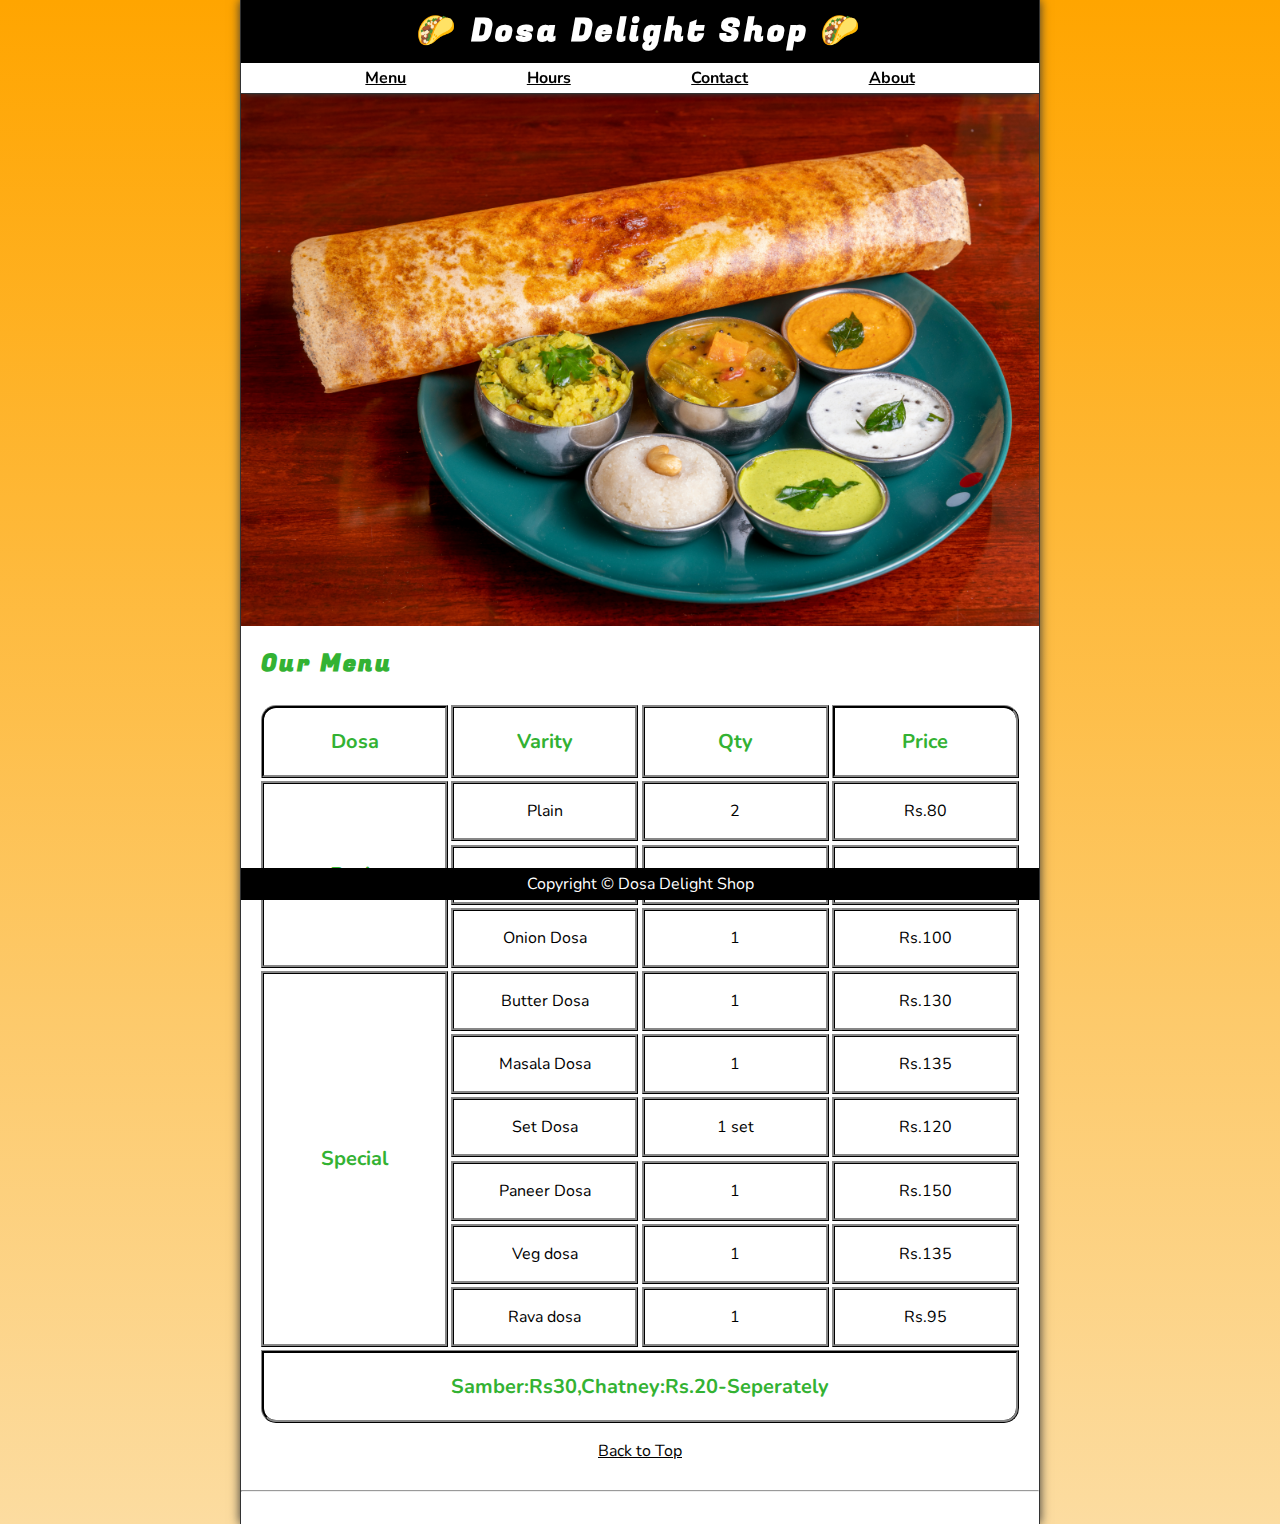
<file: Final project/index.html>
<!DOCTYPE html>
<html lang="en">

<head>
    <meta charset="UTF-8">
    <meta name="viewport" content="width=device-width, initial-scale=1.0">

    <meta name="author" content="Banupriya">
    <meta name="Description" content="The official website for The 
    Dosa Delight Shop">
    <title>The Dosa Delight shop</title>
    <link rel="icon" href="favicon.ion/ddicon.png" type="image/x-icon">
    <link rel="stylesheet" href="style.css" type="text/css">
    <script src="js/main.js" defer></script>
</head>

<body>
    <header class="header">
        <h1 class="header__h1"> Dosa Delight Shop</h1>
        <nav class="header__nav">
            <ul class="header__ul">
                <li>
                    <a href="#menu">Menu</a>
                </li>
                <li>
                    <a href="hours.html"> Hours</a>
                </li>
                <li>
                    <a href="Contact.html">Contact </a> 
                </li>
                <li>
                    <a href="about.html">About </a>
                </li>
            </ul>
        </nav>
    </header>
    <section class="hero">
        <h2 class="hero__h2">Vanakkam!</h2>
        <figure>
            <img src="img/dosa treat.png" alt="Dosa & Curry" title="We love Dosa!" width="1000" height="667">
            <figcaption class="offscreen">
                 Dosa Delight shop
            </figcaption>
        </figure>
    </section>

    <main class="main">
            <article id="menu" class="main__article menu">
            <h2 class="menu__h2">Our Menu</h2>
            <table class="menu__container">
                <caption class="offscreen">Dosa Menu</caption>
                    <thead>
                        <tr>
                            <th class="menu__header" scope="col">Dosa</th>
                            <th class="menu__header" scope="col">Varity</th>
                            <th class="menu__header" scope="col">Qty</th>
                            <th class="menu__header" scope="col">Price</th>
                        </tr>
                    </thead>
                    <tbody>
                        <tr>
                            <th class = "menu__item menu__ba"  scope="row" rowspan="3">Basic</th>
                            <td class="menu__item">Plain</td>
                            <td class="menu__item">2</td>
                            <td class="menu__item">Rs.80</td>
                        </tr>
                        <tr>
                            <td class="menu__item">Ghee Roast</td>
                            <td class="menu__item">1</td>
                            <td class="menu__item">Rs.150</td>
                        </tr>
                        <tr>
                            <td class="menu__item">Onion Dosa</td>
                            <td class="menu__item">1</td>
                            <td class="menu__item">Rs.100</td>
                        </tr>
                        <tr>
                            <th  class="menu__item menu__sl" scope="row" rowspan="6">Special</th>
                            <td class="menu__item">Butter Dosa</td>
                            <td class="menu__item">1</td>
                            <td class="menu__item">Rs.130</td>
                        </tr>
                        <tr>
                            <td class="menu__item">Masala Dosa</td>
                            <td class="menu__item">1</td>
                            <td class="menu__item">Rs.135</td>
                        </tr>
                        <tr>
                            <td class="menu__item">Set Dosa</td>
                            <td class="menu__item">1 set</td>
                            <td class="menu__item">Rs.120</td>
                        </tr>
                        <tr>
                            <td class="menu__item">Paneer Dosa</td>
                            <td class="menu__item">1</td>
                            <td class="menu__item">Rs.150</td>
                        </tr>
                        <tr>
                            <td class="menu__item">Veg dosa</td>
                            <td class="menu__item">1</td>
                            <td class="menu__item">Rs.135</td>
                        </tr>
                        <tr>
                            <td class="menu__item">Rava dosa</td>
                            <td class="menu__item">1</td>
                            <td class="menu__item">Rs.95</td>
                        </tr>
                    </tbody> 
                    <tfoot>
                        <tr>
                            <td class="menu__item  menu__sc" colspan="5">
                                Samber:Rs30,Chatney:Rs.20-Seperately</td>
                        </tr>
                    </tfoot>
                </table>
                
                <p class="center">
                    <a href="#">Back to Top</a>
                </p>
            </article>
    </main>    
    <hr>
    <footer class="footer">
        <p>
            <span class="nowrap">Copyright &copy; <time id="year"></time> </span>
            <span class="nowrap">Dosa Delight Shop</span>
        </p>
    </footer>    
</body>

</html>
</file>
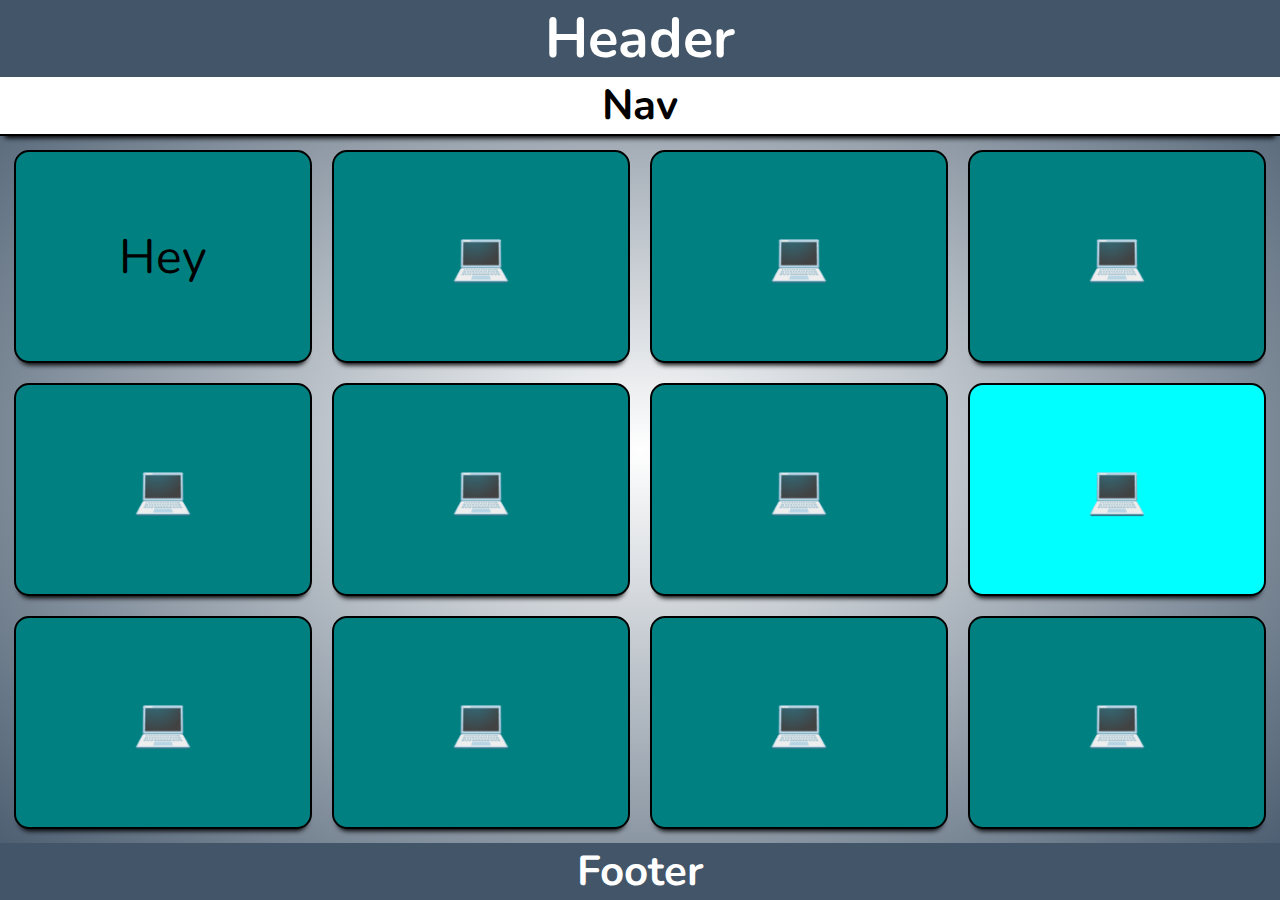
<file: function.html>
<!DOCTYPE html>
<html lang="en">
<head>
    <meta charset="UTF-8">
    <meta http-equiv="X-UA-Compatible"
        content="IE-edge">
    <meta name ="viewport" content="width-device-width, intial-scale=1.0">
    <title>CSS Functions</title>
    <link rel="stylesheet" href="css11.css">
</head>

<body>
    <header>
        <h1>Header</h1>
        <nav>
            <h2>Nav</h2>
        </nav>
    </header>

    <main>
        <!-- <section>
            <h2>My Heading</h2>
            <p class="content">Lorem ipsum, dolor sit amet consectetur adipisicing elit. 
                                Quis nisi ab hic doloribus perferendis omnis alias dolor
                                magni culpa odio quae iste ipsum labore porro voluptatum consectetur, itaque voluptatem minima.</p>
       
       <br>
       <a href="https://www.google.com/">Google</a>
        </section>
        <aside>
            <h2>Aside</h2>
            <p class="content">
                <span class="tooltip"
                data-tooltip="This is Latin">Lorem </span>spanipsum dolor sit, amet consectetur adipisicing elit.
                 Magnam dolorum cum earum, eligendi alias voluptatibus amet unde neque culpa eveniet aspernatur dolorem accusamus vel 
                 nemo molestiae ipsum explicabo quidem possimus.
            </p>
        </aside>
         -->
        <div class="square">
            <p>Hey</p>
        </div>
        <div class="square">💻</div>
        <div class="square">💻</div>
        <div class="square">💻</div>
        <div class="square">💻</div>
        <div class="square">💻</div>
        <div class="square">💻</div>
        <div class="square square--highlight">💻</div>
        <div class="square">💻</div>
        <div class="square">💻</div>
        <div class="square">💻</div>
        <div class="square">💻</div>

    </main>
    <footer>
        <h2>Footer</h2>
    </footer>
</body>

</html>
</file>
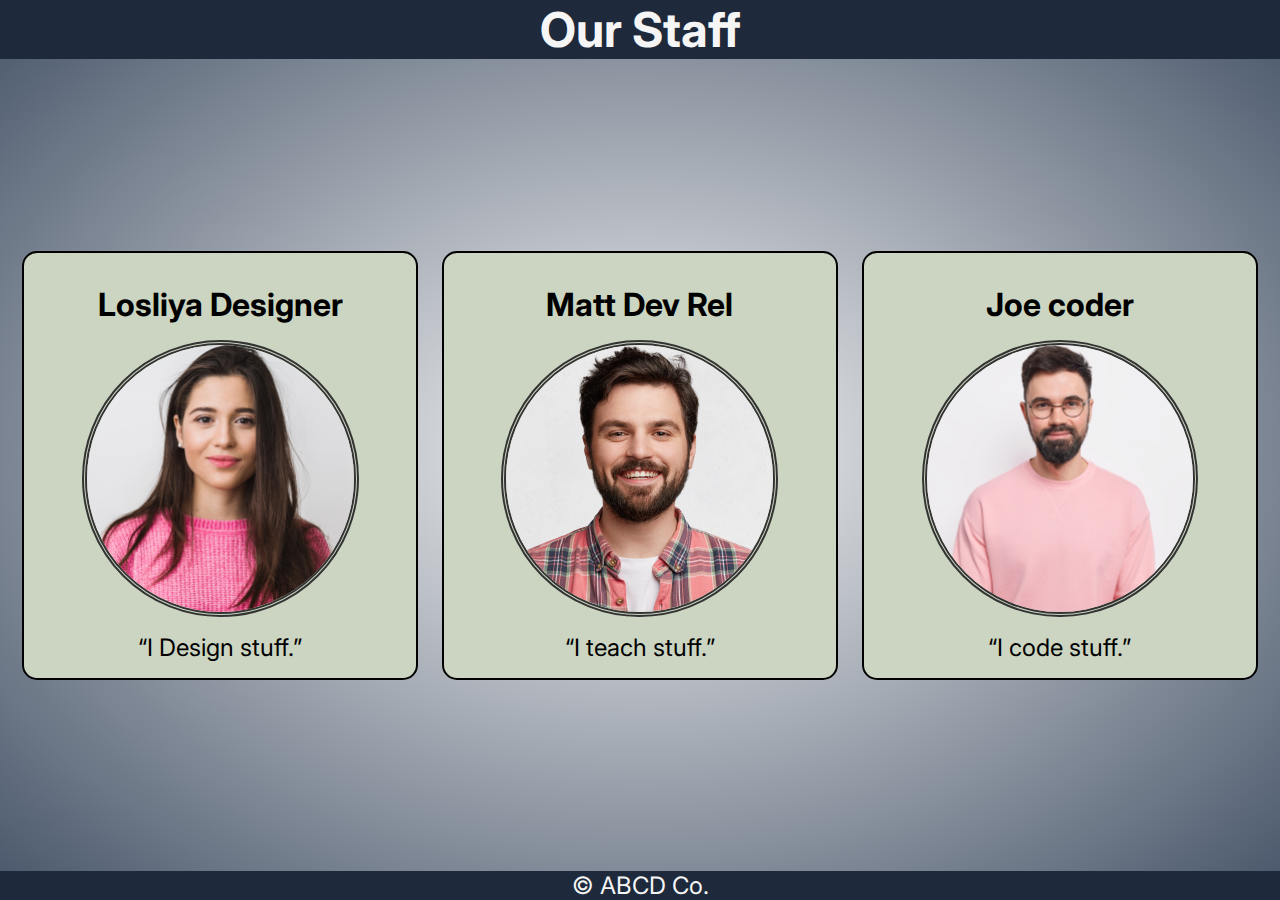
<file: Profiles.html>
<!DOCTYPE html>
<html lang="en">
<head>
    <meta charset="UTF-8">
    <meta http-equiv="X-UA-Compatible" content="IE=edge">
    <meta name="viewport" content="width=device-width, initial-scale=1.0">
    <title>Staffs Profile</title>
    <link rel="stylesheet" href="css10.css">
</head>

<body>
    <header>
        <h1>Our Staff</h1>
        <nav>
            <a href="#profile1">Joe</a>
            <a href="#profile2">Losliya</a>
            <a href="#profile3">Matt</a>
        </nav>
    </header>

    <main>
        <article id="profile1" class="card">
            <figure>
                <img src="img/profile1.png" alt="Joe coder" width="266" height="267">
                <figcaption>Joe coder</figcaption>
            </figure>
            <p><q>I code stuff.</q></p>
        </article>
        <article id="profile2" class="card">
            <figure>
                <img src="img/profile2.png" alt="Losliya Designer" width="266" height="266">
                <figcaption>Losliya Designer</figcaption>
            </figure>
            <p><q>I Design stuff.</q></p>
        </article>
        <article id="profile3" class="card">
            <figure>
                <img src="img/profile3.png" alt="Matt Dev Rel" width="267" height="267">
                <figcaption>Matt <span class="nowrap">Dev Rel</span></figcaption>
            </figure>
            <p><q>I teach stuff.</q></p>
        </article>
    </main>

    <footer>
        <p>&copy; ABCD Co.</p>
    </footer>
    </body>
</html>
</file>
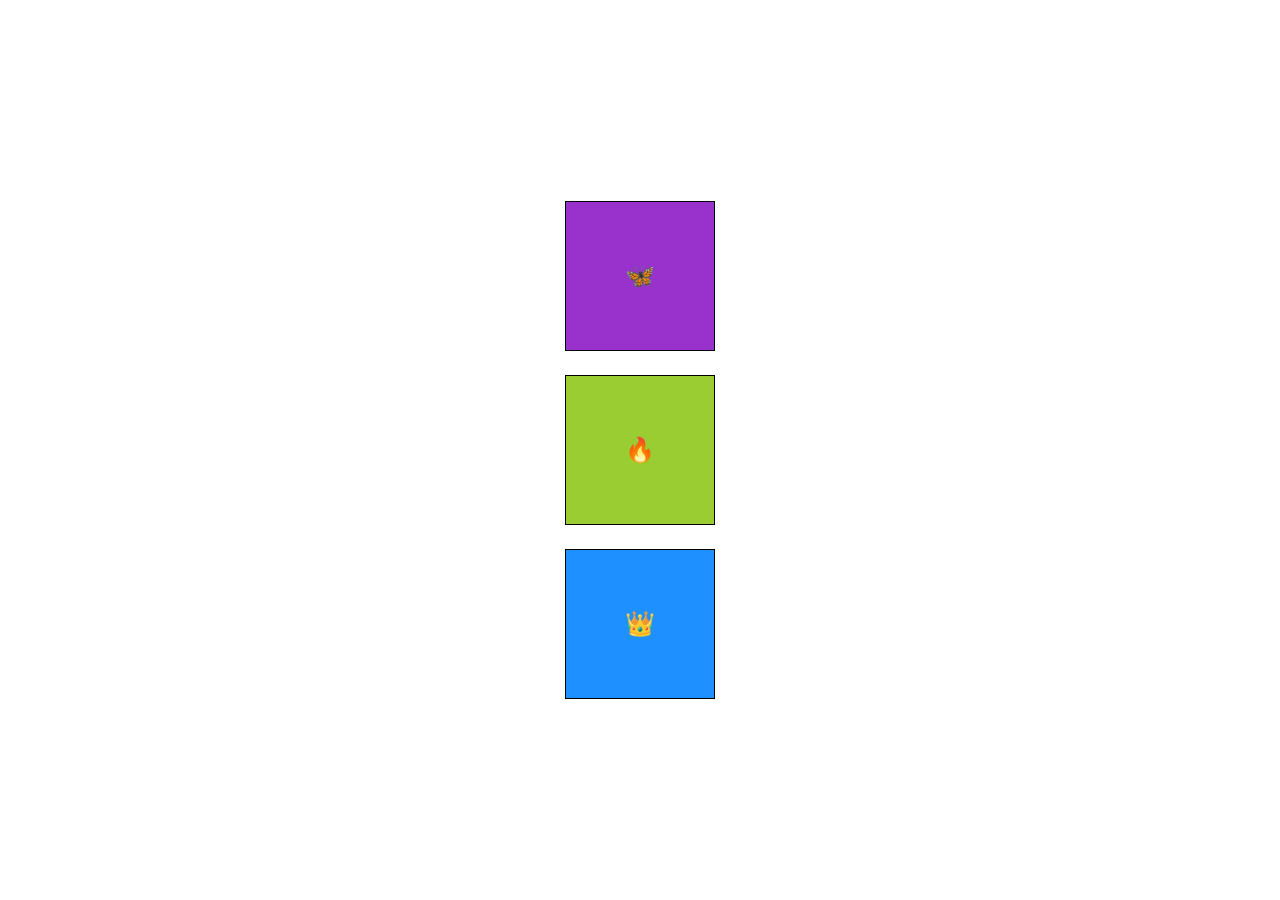
<file: DAY12/Animation.html>
<!DOCTYPE html>
<html lang="en">

<head>
    <meta charset="UTF-8">
    <meta http-equiv="X-UA-Compatible" content="IE-edge">
    <meta name="viewport" content="width-device-width, intial-scale=1.0">
    <title>CSS Transforms & Transitions</title>
    <link rel="stylesheet" href="style.css">
</head>

<body>
    
    <main>
        <div class="square">🦋</div>
        <div class="square">🔥</div>
        <div class="square animate">👑</div>
    </main>
</body>
</html>
</file>
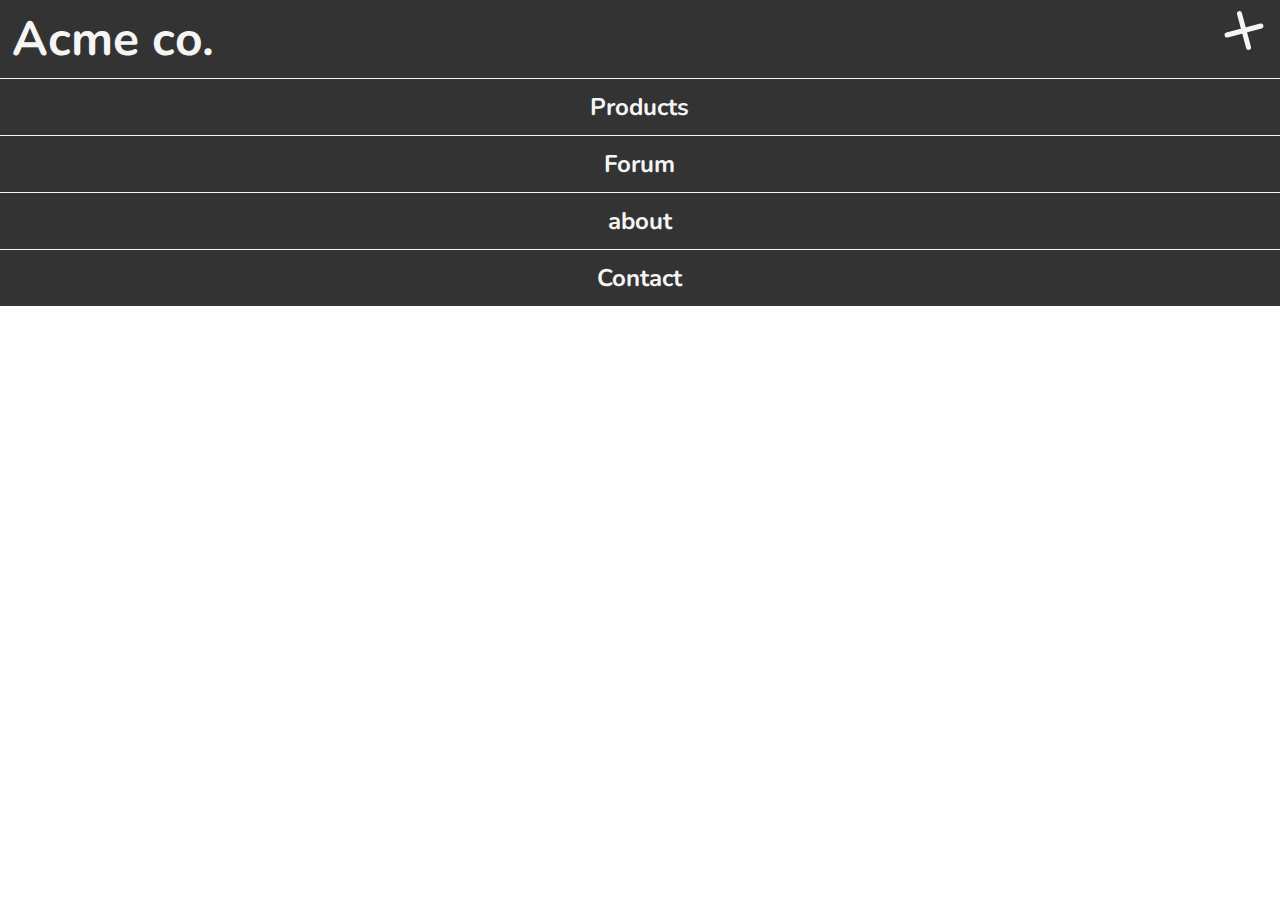
<file: DAY12/menu.html>
<!DOCTYPE html>
<html lang="en">

<head>
    <meta charset="UTF-8">
    <meta http-equiv="X-UA-Compatible" content="IE-edge">
    <meta name="viewport" content="width-device-width, intial-scale=1.0">
    <title>CSS Animated Menu</title>
    <link rel ="stylesheet" href="menu.css">
</head>

<body>
    <header>
        <section class="header-title-line">
            <h1>Acme co.</h1>
            <button class="menu-button">
                <div class="menu-icon"></div>
            </button>
        </section>

        <nav>
            <ul>
                <li><a href="Products.html">Products</a></li>
                <li><a href="#">Forum</a></li>
                <li><a href="#">about</a></li>
                <li><a href="#">Contact</a></li> 
            </ul>
        </nav>
    </header>
    <main>

    </main>
</body>

</html>
</file>
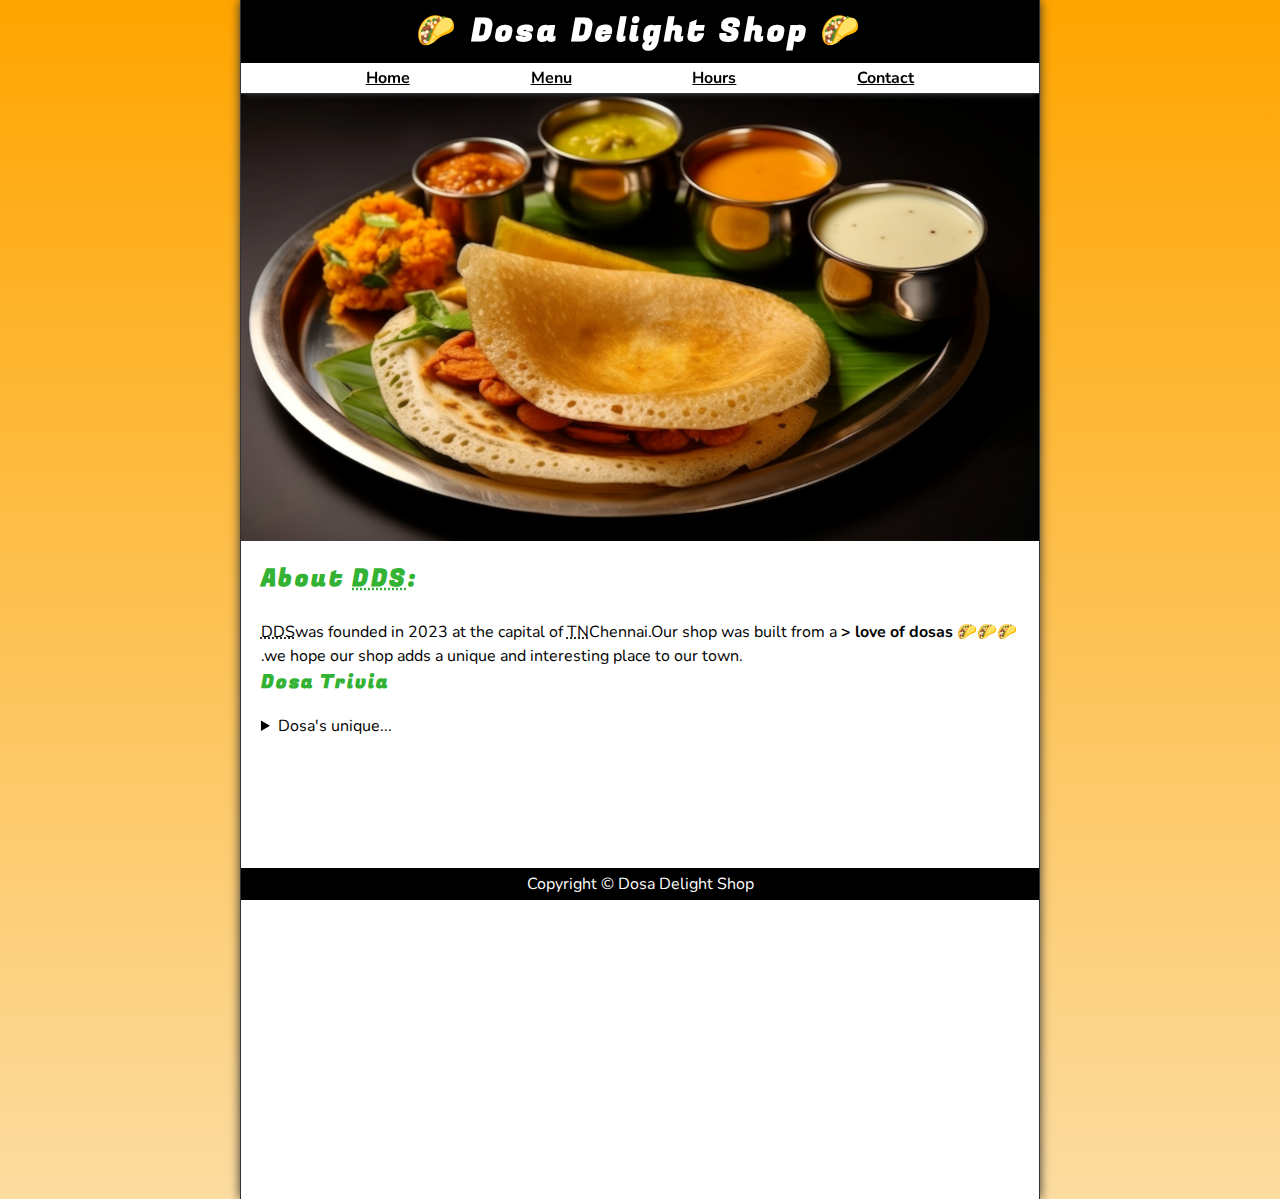
<file: Final project/about.html>
<!DOCTYPE html>
<html lang="en">
<head>
    <meta charset="UTF-8">
    <meta name="viewport" content="width=device-width, initial-scale=1.0">
    <meta name="author" content="Banupriya">
    <meta name="Description" content="About The Dosa Delight Shop">
    <title> About DDS</title>
    <link rel="icon" href="favicon.ion/ddicon.png" type="image/x-icon">
    <link rel="stylesheet" href="style.css" type="text/css">
</head>

<body>
    <header class="header">
        <h1 class="header__h1"> Dosa Delight Shop</h1>
        <nav class="header__nav">
            <ul class="header__ul">
                <li>
                    <a href="/">Home </a>
                </li>
                <li>
                    <a href="/#menu">Menu</a>
                </li>
                <li>
                    <a href="hours.html">Hours</a>
                </li>
                <li>
                    <a href="Contact.html">Contact </a> 
                </li>
                
            </ul>
        </nav>
    </header>
    <section class="hero">
        
        <figure>
            <img src="img/dosa fills.png" alt="Dosa fills" title="Dosa fills!" width="1000" height="560">
            <figcaption class="offscreen">
                Try these Delicious Dosa
            </figcaption>
        </figure>
    </section>

    <main class="main">
        <article id="about" class="main__article about">
            <h2>About <abbr title="Dosa Delight Shop">DDS</abbr>:</h2>
            <p>
                <abbr title="Dosa Delight Shop">DDS</abbr>was founded in <time datetime="2023">2023</time> 
                at the capital of <abbr title="Tamilnadu">TN</abbr>Chennai.Our shop was built from a <strong>> love of 
                dosas</strong> 🌮🌮🌮 .we hope our shop adds a unique and  interesting place to our town.
            </p>
            <aside class="about__Trivia" >
                <h3>Dosa Trivia</h3>  
                    <details>
                        <summary>Dosa's unique...</summary>
                        <p clsss="about__Dosa">
                            Dosa's unique blend of flavors and textures has made it 
                            a beloved dish enjoyed by people worldwide.
                         </p>
                    </details>
                </aside>
            </article>
    </main>
    <footer class="footer">
        <p>
            <span class="nowrap">Copyright &copy; </span>
            <span class="nowrap"> Dosa Delight Shop </span>
        </p>
    </footer>  
</body>

</html>
</file>
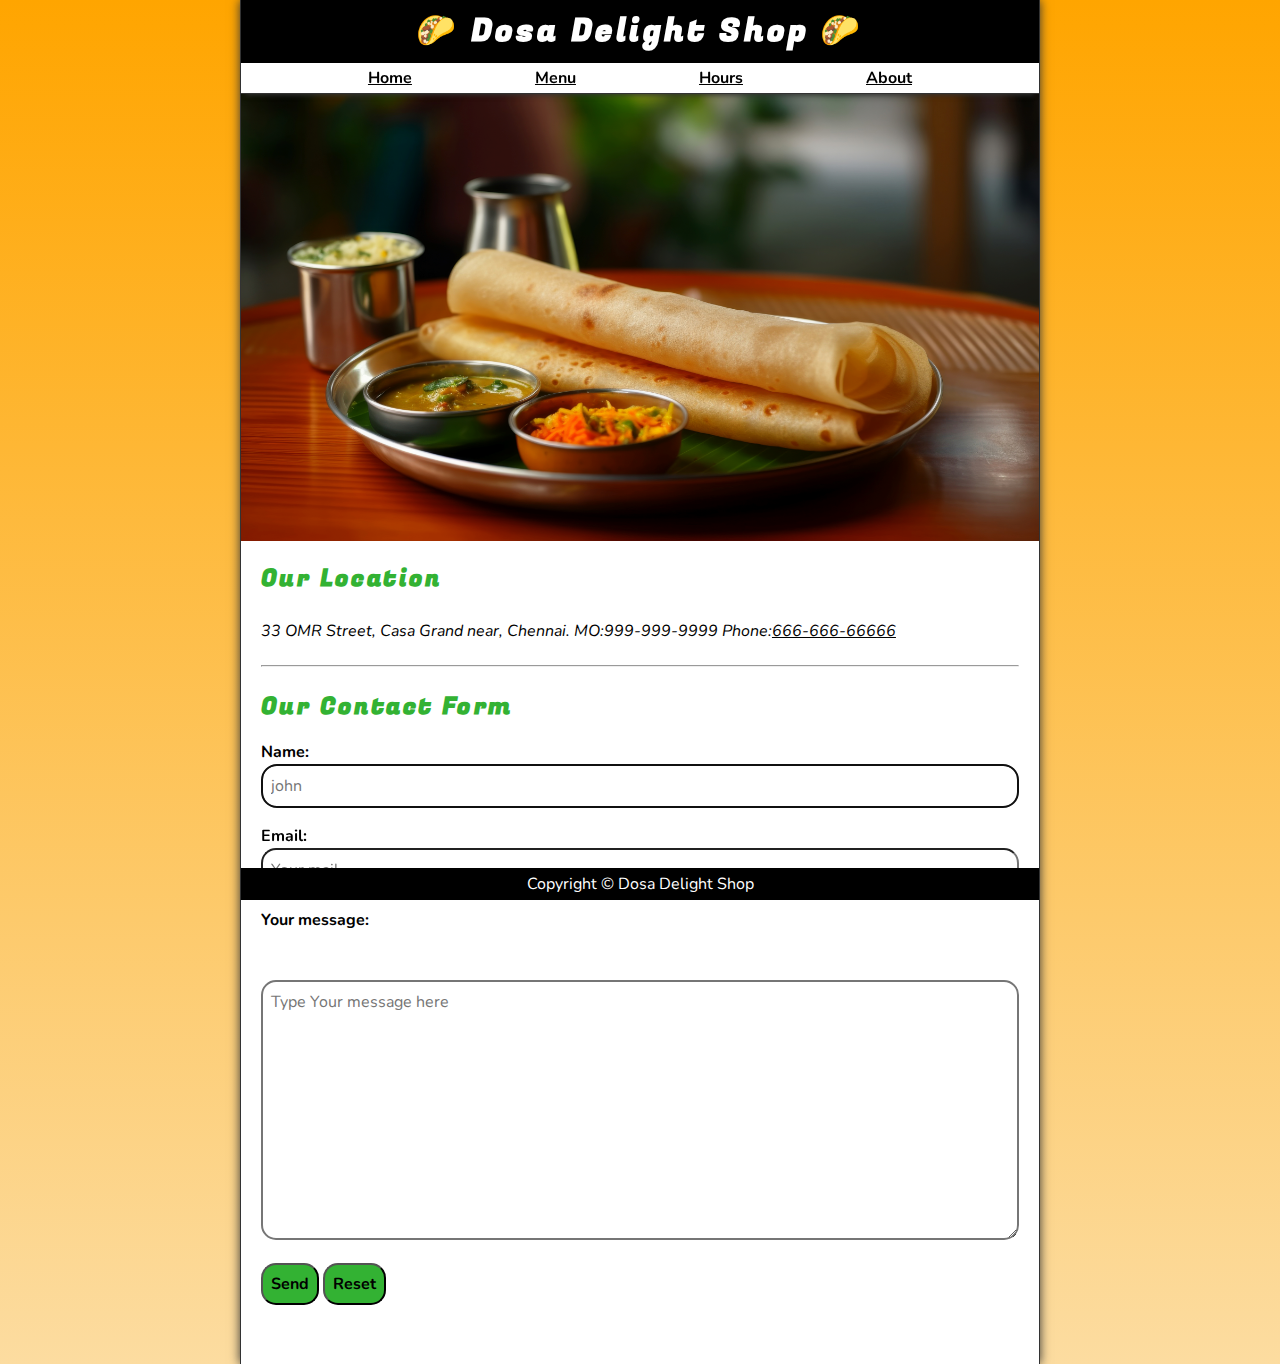
<file: Final project/contact.html>
<!DOCTYPE html>
<html lang="en">

<head>
    <meta charset="UTF-8">
    <meta name="author" content="Banupriya">
    <meta name="Description" content="Contact information for The 
    Dosa Delight Shop">
    <title>Contact Us - DDS</title>
    <link rel="icon" href="favicon.ion/ddicon.png" type="image/x-icon">
    <link rel="stylesheet" href="style.css">
    <script src="js/main.js" defer></script>
</head>

<body>
    <header class="header">
        <h1 class="header__h1">Dosa Delight Shop</h1>
        <nav  class="header__nav">
            <ul class="header__ul">
                <li>
                    <a href="/">Home</a>
                </li>
               
                <li>
                    <a href="menu">Menu</a>
                </li>
                <li>
                    <a href="hours.html">Hours</a> 
                </li>
                <li>
                    <a href="about.html">About</a>
                </li>
            </ul>
        </nav>
    </header>

    <section class="hero">
        <figure>
            <img src="img/Dosa family.png" alt="Dosa with chatney" title=" Its family time!" width="1500" height="841">
            <figcaption class="offscreen">
                Big size Dosa!
            </figcaption>
        </figure>
    </section>

    <main class="main">
        <article class="main__article">
            <h2>Our Location</h2>
            <address>
                33 OMR Street, Casa Grand near,
                Chennai. MO:999-999-9999
                Phone:<a href="tel:+9166">666-666-66666</a>
            </address>
        </article>
         <hr>  
        <article class="main__article contact">
        <h2 class="contact__h2">Our Contact Form</h2>

            <form action="/action-page.php" method="get" class="contact__form">
                <fieldset class="contact__fieldset">
                    <legend class="offscreen">Send us A Message</legend>
                    <p class="contact__p">
                        <label class="contact__label" for="name">Name:</label>
                        <input class="contact__input" type="text" name="name" id="name" placeholder="john" autocomplete="on"
                            required autofocus>
                    </p>
                    <p class="contact__p">
                        <label class="contact__label" for="email">Email:</label>
                        <input class="contact__input" type="email" name="mail" id="mail" placeholder="Your mail" required>
                    </p>
                    <p class="contact__p">
                        <label class="contact__label" for="message">Your message:</label><br>
                        <br>
                        <textarea class="contact__textarea"  name="message" id="message"
                        cols="30" rows="10"
                         placeholder="Type Your message here"></textarea>
                    </p>
                </fieldset>
                    
                <button class="contact__button" type="submit">Send</button>
                <button class="contact__button" type="reset">Reset</button>
            
            </form>
        </article>
        
            
    </main>
    <footer class="footer">
        <p>
            <span class="nowrap">Copyright &copy; <time id="year"></time> </span>
            <span class="nowrap"> Dosa Delight Shop </span>
        </p>
    </footer>  
</body>

</html>
</file>
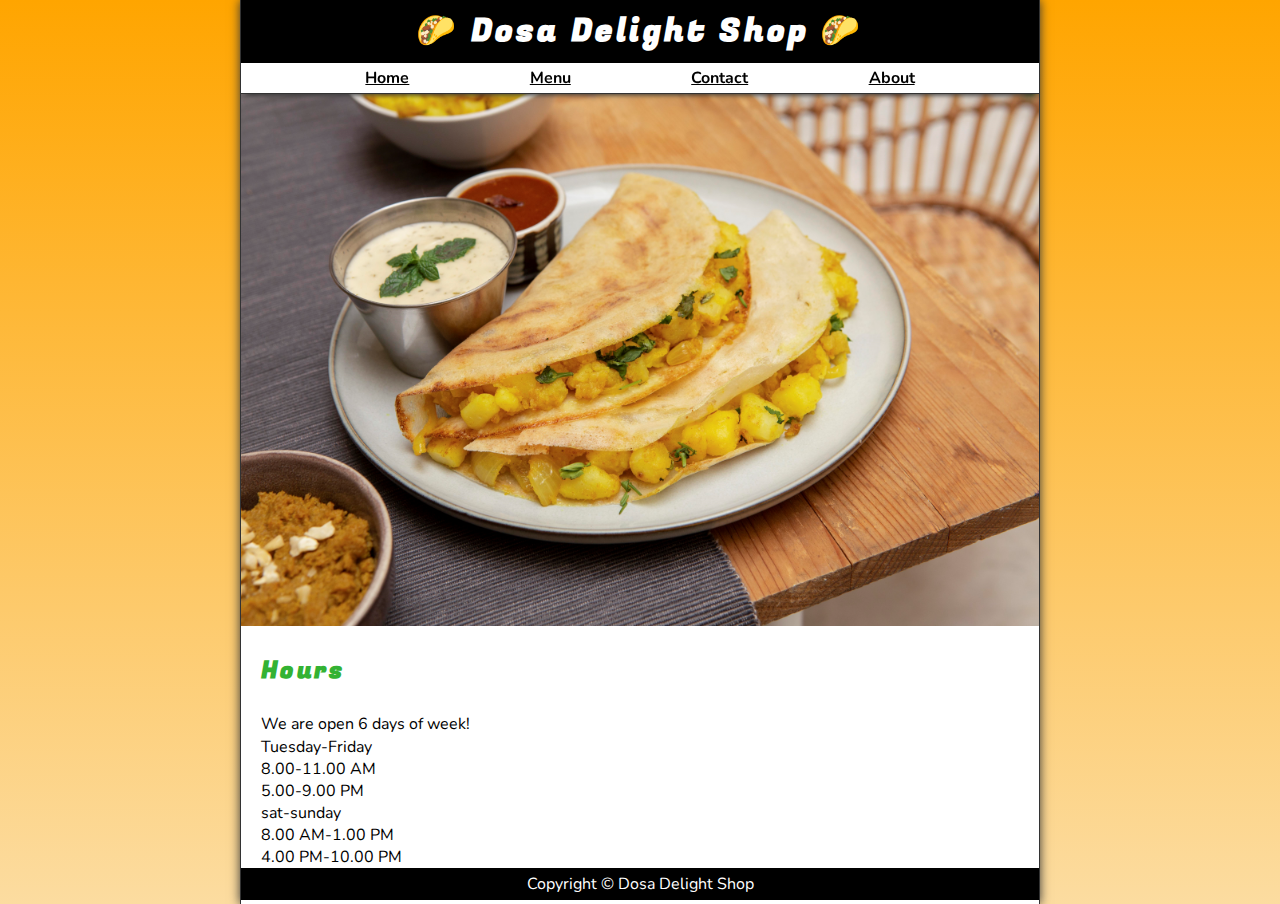
<file: Final project/hours.html>
<!DOCTYPE html>
<html lang="en">

<head>
    <meta charset="UTF-8">
    <meta name="viewport" content="width=device-width, initial-scale=1.0">

    <meta name="author" content="Banupriya">
    <meta name="Description" content="The Store hours for The Dosa Delight Shop">
    <title>DDS Hours</title>
    <link rel="icon" href="favicon.ion/ddicon.png" type="image/x-icon">
    <link rel="stylesheet" href="style.css" type="text/css">
    <script src="js/main.js"></script>  
    
</head>

<body>
    <header class="header">
        <h1  class="header header__h1"> Dosa Delight Shop </h1>
        <nav class="header__nav">
            <ul class="header__ul">
                <li>
                    <a href="/">Home</a>
                </li>
               
                <li>
                    <a href="/#menu">Menu</a>
                </li>
                <li>
                    <a href="Contact.html">Contact</a> 
                </li>
                <li>
                    <a href="/about">About </a>
                </li>
            </ul>
        </nav>

        
    </header>

    <section class="hero">
        <figure>
            <img src="img/Masala Dosa.png" alt="Set of masala-dosa" title="Countless varities" width="1000" height="667">
            <figcaption class="offscreen">
                Yummy masala-dosa
            </figcaption>
        </figure>
    </section>
    
    <main class="main">
        <article class="main__article"></article>
        <h2>Hours</h2>
       <p>We are open 6 days of week!</p>
            <dl>
                <dt>Tuesday-Friday</dt>
                    <dd>8.00-11.00 AM </dd>
                    <dd>5.00-9.00 PM</dd>
                <dt>sat-sunday</dt>
                    <dd>8.00 AM-1.00 PM</dd>
                    <dd>4.00 PM-10.00 PM</dd>
            </dl>
            
    </main>
    <footer class="footer">
        <p>
            <span class="nowrap">Copyright &copy; <span id="d"></span>
            <span class="nowrap"> Dosa Delight Shop </span>
        </p>
    </footer>  
    
</body>
  
</html>
</file>
<file: DAY12/style.css>
@import url('https://fonts.googleapis.com/css2?family=Inter:wght@100..900&family=Nunito:ital,wght@0,200..1000;1,200..1000&display=swap');

*{
    margin: 0;
    padding: 0;
    box-sizing: border-box;
}

html {
    font-size: 1.5rem;
    font-family: 'Nunito', sans-serif;
}

body {
    min-height: 100vh;
    display: flex;
    flex-flow:column nowrap ;
}

main {
    flex-grow: 1;
    display: flex;
    flex-flow: column nowrap;
    justify-content: center;
    align-items: center;
    gap: 1rem;
}

div {
    width: 150px;
    height: 150px;
    border: 1px solid #000;
    display: grid;
    place-content: center;
}

div:first-child {
    background-color: darkorchid;
    /* transform: translateX(-50%); */
    /* transform: rotateX(180deg); */
    /* transform: scaleX(120%); */
    /* transform: skewX(-10deg); */
}
div:nth-child(2) {
    background-color: yellowgreen;
    /*transform: translateY(-2rem); */
    /* transform: rotateY(45deg); */
    /* transform: scaleY(120%); */
    /*transform: skewY(10deg);*/
} 
div:last-child {
    background-color: dodgerblue;
   /*  transform: translate(100% ,-5rem); */
   /* transform: rotateZ(65deg); */
   /* transform: scale(50%,50%); */
   /* transform: skew(-10deg,-10deg); */
}

div:hover {
    background-color: midnightblue;
    /* transition-property: background-color, transform;
    transition-duration: 2s, 3s;
    transition-delay: 0.5s; 
    transition-timing-function: linear;*/
    transition: all 2s  0.5s;
}

div:last-child:hover {
    transform: rotate(180deg);
}

 .animate {
    /* animation-name: slide;
    animation-duration: 5s;
    animation-timing-function: ease-in-out;
    animation-delay: 1s;
    animation-iteration-count: 2;
    animation-direction: normal;
    animation-fill-mode: forwards;
 */
 animation: 5s ease-in-out 1s 2 normal forwards slide;
 }

@keyframes slide { 
    0% {
        transform: translateX(0);
    }
    33% {
        transform: translateX(600px) rotate(180deg);
    }
    66% {
        transform: translateX(-600px) rotate(-180deg);
    }
    100% {
        transform: translateX(0);
        background-color: rebeccapurple;
    }
    
}
</file>
<file: DAY12/menu.css>
@import url('https://fonts.googleapis.com/css2?family=Inter:wght@100..900&family=Nunito+Sans:ital,opsz,wght@0,6..12,200..1000;1,6..12,200..1000&family=Nunito:ital,wght@0,200..1000;1,200..1000&display=swap');

* {
    margin: 0;
    padding: 0;
    box-sizing: border-box;
}

:root {
    --HEADER-BGCOLOR: #333;
    --HEADER-COLOR: whitesmoke;
}

html {
    font-size:1.5rem ;
    font-family: 'Nunito', sans-serif;
}

body {
    min-height: 100vh;
    display: flex;
    flex-flow: column nowrap;
}

header {
    background-color: var(--HEADER-BGCOLOR);
    color:var(--HEADER-COLOR)
}

.header-title-line {
    padding: 0.25rem 0.5rem;
    display: flex;
    flex-flow: row nowrap;
    justify-content: space-between;
}

.menu-button {
    background-color: transparent;
    border: none;
    width: 48px;
    height:48px;
    display: flex;
    justify-content: center;
    align-items: center;
    position: relative;
}

.menu-icon,
.menu-icon::before,
.menu-icon::after {
    background-color: var(--HEADER-COLOR);
    width: 40px;
    height: 5px;
    border-radius:  5px;
    position: absolute;
    transition: all 0.5s;
}

.menu-icon::before,
.menu-icon::after {
    content:"";
}

.menu-icon::before {
    transform: translate(-20px,-12px);
}

.menu-icon::after {
    transform: translate(-20px,12px);
}

:is(header:hover, header:focus-within) .menu-icon {
   background-color: transparent; 
   transform: rotate(750deg);
}

:is(header:hover, header:focus-within)
 .menu-icon::before {
   transform: translateX(-20px) rotate(45deg);
}

:is(header:hover, header:focus-within)
 .menu-icon::after {
   transform: translateX(-20px) rotate(-45deg);
}

:is(header:hover, header:focus-within) nav {
    display: block;
}

nav {
    background-color: var(--HEADER-BGCOLOR);
    display: none;
    transform-origin:  top center;
    animation: showMenu 0.5s ease-in-out forwards;
}

@keyframes showMenu {
    0%{
        transform: scaleY(0);
    }

    80%{
        transform: scaleY(1,2);
    }
    100%{
        transform:scaleY(1);
    }

}
 
nav ul{
    list-style-type: none;
    display: flex;
    flex-flow: column nowrap;
}
    
nav li{
    padding: 0.5rem;
    border-top: 1px solid var(--HEADER-COLOR);

}

nav a {
    display: block;
    text-align: center;
    width: 80%;
    margin: auto; 
}
nav a:any-link {
    color: var(--HEADER-COLOR);
    font-weight: bold;
    text-decoration: none;
}

nav a:hover,
nav a:focus {
    transform:scale(1.2);
    transition: all 0.3s;
}
</file>
<file: Final project/style.css>
@import url('https://fonts.googleapis.com/css2?family=Fugaz+One&family=Nunito:ital,wght@0,200..1000;1,200..1000&display=swap');


/* || RESET */
*,
*::after,
*::before{
    margin: 0;
    padding: 0;
    box-sizing: border-box;
}

img {
    display: block;
    max-width: 100%;
    height: auto;
}

input, button, textarea{
    font: inherit;
}

/* || VARIABLES */

:root {
    /* FONTS */
    --FF:"Nunito", sans-serif;
    --FF-HEADINGS: "Fugaz One", cursive;
    --FS: clamp(1rem, 2.2vh, 1.5 rem);

    /* COLORS*/
    --BGCOLOR: ORANGE;
    --BGCOLOR-FADE: rgb(252,220,160);
    --BGIMAGE: linear-gradient(to bottom, var(--BGCOLOR), var(--BGCOLOR-FADE));
    --BODY-BGCOLOR: #FFF;
    --FONT-COLOR: #000;
    --BORDER-COLOR:#333;
    --HIGHLIGHT-COLOR: rgb(51, 178, 51);
    --LINK-COLOR: #000;
    --LINK-HOVER: hsla(0, 0%, 0%,0.6);
    --LINK-ACTIVE: orange;
    --HEADER-BGCOLOR: #000;
    --HEADER-COLOR: #FFF;
    --NAV-BGCOLOR: #FFF;
    --HERO-BGCOLOR:rgba(51, 178, 51, 0.75);
    --HERO-COLOR:#FFF;
    
    /* BORDERS */
    --BORDERS: 1PX solid var(--BORDER-COLOR); 
    --BORDER-RADIUS: 15PX;

    /* STANDARD PADDING */
    --PADDING-TB: 0.25em;
    --PADDING-SIDE: 2.5%;

    /* STANDARD MARGIN */
    --MARGIN: clamp(1em, 2.5vh, 1.5em) 0;

}
@media (prefers-color-scheme: dark){
    :root{
        --BGCOLOR:#000;
        --BGCOLOR-FADE:gray;
        --HEADER-COLOR:whitesmoke;
        --NAV-BGCOLOR: rgb(20,20,20);
        --HERO-COLOR: #333;
        --BODY-BGCOLOR: #333;
        --FONT-COLOR: whitesmoke;
        --HIGHLIGHT-COLOR: whitesmoke;
        --BORDER-COLOR:whitesmoke;
        --LINK-COLOR: whitesmoke;
        --LINK-HOVER:ORANGE;
        --LINK-ACTIVE:rgb(252.200,103);
        --BUTTON-COLOR: #000;
    }

}
/* || UTILITY CLASSES */
.offscreen {
    position: absolute;
    left: -10000px;
}

.nowrap {
    white-space: nowrap;
}

.center {
    text-align: center;
}

/*|| GENERAL STYLES */

html{
    scroll-behavior: smooth;
    font-size: var(--FS);
    font-family: var(--FF);
    background-color: var(--BGCOLOR);
    background-image: var(--BGIMAGE);
}

body {
    background-color: var(--BODY-BGCOLOR);
    color:var(--FONT-COLOR);
    min-height: 100vh;
    max-width: 800px;
    margin: 0 auto;
    border-left: var(--BORDERS);
    border-right: var(--BORDERS);
    box-shadow:  0 0 10px var(--BORDER-COLOR);
}

h1,
h2,
h3 {
    font-family: var(--FF-HEADINGS);
    letter-spacing: 0.1em;
}

h2,h3{
    margin-bottom: 1em;
    color: var(--HIGHLIGHT-COLOR);
}

p{
    line-height: 1.5;
}

a:any-link{
    color: var(--LINK-COLOR);
}

a:hover, a:focus-visible {
    color: var(--LINK-HOVER);
}

a:active {
    color: var(--LINK-ACTIVE);
}

/* || HEADER */

.header {
    position: sticky;
    top: 0;
    z-index: 1;
}

.header__h1 {
    text-align: center;
    background-color: var(--HEADER-BGCOLOR);
    color: var(--HEADER-COLOR);
    padding: var(--PADDING-TB) var(--PADDING-SIDE);
}
 
.header__nav {
    background-color: var(--NAV-BGCOLOR);
    border-bottom: var(--BORDERS);
    font-weight: bold;
    box-shadow: 0 6px 5px -5px var(--BORDER-COLOR);
}

.header__ul {
    padding: var(--PADDING-TB) var(--PADDING-SIDE);
    list-style-type: none;
    display: flex;
    justify-content: space-evenly;
    gap: 1rem;
}

/* || HERO */

.hero {
    position: relative;
}

.hero__h2{
    background-color: var(--HERO-BGCOLOR);
    color:var(--HERO-COLOR);
    padding: 0.25em 0.5em;
    text-shadow: 2px 2px 5px var(--BORDER-COLOR) ;
    position: absolute;
    top: -100px;
    left: 20px;
    animation: showWelcome 0.5s ease-in-out 1s forwards;
}

@keyframes showWelcome {
    0% {
        top: -20px;
        transform: skew(0deg,-5deg) scaleY(0);
    }

    80% {
        top: -20px;
        transform: skew(10deg,-5deg) scaleY(1.2);
    }

    100% {
        top: 20px;
        transform: skew(-10deg,-5deg) scaleY(1);;
    }
    
}

/* || FOOTER */

.footer {
    position: sticky;
    background-color: var(--HEADER-BGCOLOR);
    color: var(--HEADER-COLOR);
    bottom: 0;
    padding: var(--PADDING-TB) var(--PADDING-SIDE);
    text-align: center;
}

/* || MAIN */

.main {
    padding: var(--PADDING-TB) var(--PADDING-SIDE);
}

.main__article {
    scroll-margin-top: 6rem;
    margin: var(--MARGIN);
}

.main__article:first-child {
    margin-top: 1em;
}

.main__article:last-child {
    min-height: calc(100vh - 20rem);
}

/* || ABOUT */

.about__trivia {
    margin:var(--MARGIN);
}

.about__dosa {
    margin-top: 1em;
}

/* || CONTACT */

.contact__h2 {
    margin:0;
}

.contact__fieldset {
    border: none;
}

.contact__p {
    margin: 1em 0;
}

.contact__label {
    display: block;
    font-weight: bold;
}

.contact__input,
.contact__textarea {
    padding: 0.5em;
    border-radius: var(--BORDER-RADIUS);
    border-width: 2px;
    width: 100%;
}

.contact__button {
    padding: 0.5em;
    border-radius:var(--BORDER-RADIUS);
    background-color: var(--HIGHLIGHT-COLOR);
    color: var(--BUTTON-COLOR);
    font-weight:bold;
}

/*|| MENU */

thead,tbody,tfoot,tr {
    display: contents;
}

.menu__container {
    display: grid;
    grid-template-columns: repeat(4,1fr);
    grid-template-areas: 
        "hd1 hd2 hd3 hd4"
        "ba pl pl2 pl2p"
        "ba gr gr1 gr1p"
        "ba od od1 od1p"
        "sl bd bd1 bd1p"
        "sl md cmd2 md2p"
        "sl sd sd1 sd1p"
        "sl pd pd1 pd1p"
        "sl vgd vgd1 vgd1p"
        "sl rd rd1 rd1p"
        "sc sc sc sc";
        gap:0.2em;
        margin-bottom: 1em;

}

.menu__ba {
    grid-area:ba;
    color: var(--HIGHLIGHT-COLOR);
}

.menu__sl {
    grid-area: sl;
}

.menu__sc {
    grid-area: sc;
    color: var(--HIGHLIGHT-COLOR);
    font-weight: bold;
}

.main__ba, 
.menu__sl,
.menu__sc,
.menu__header{
    color: var(--HIGHLIGHT-COLOR);
    font-weight:bold;
    height:100%;
    display: grid;
    place-content: center;
    }

.menu__header{
    border-bottom:var(--BORDERS);
}
.menu__header, 
.menu__item
{
    width: 100%;
    padding: 1em;
    border: medium ridge var(--BORDER-COLOR);
}

.menu__item {
    display: grid;
    place-content: center;
}

thead th:first-child {
    border-top-left-radius: var(--BORDER-RADIUS);
}

thead th:last-child {
    border-top-right-radius: var(--BORDER-RADIUS);
}

tfoot td{
    border-bottom-left-radius: var(--BORDER-RADIUS);
    border-bottom-right-radius: var(--BORDER-RADIUS);
}
@media screen and (min-width: 576px){
    .header__h1::before{
        content: '🌮 '
    }
    .header__h1::after{
        content: ' 🌮'
    }
}

.menu__header,
.menu__ba,
.menu__sl,
.menu__sc {
    font-size:125%;
}
</file>
<file: css11.css>
@import url("https://fonts.googleapis.com/css2?family=Nunito&display=swap");

/* || RESET */
* {
  margin: 0;
  padding: 0;
  box-sizing: border-box;
}

/* || UTILITY CLASSES */
.nowrap {
  white-space: nowrap;
}

/* || VARIABLES */
:root{

  /* FONT */
  --FA: "Nunito", sans-serif;
  --FS:clamp(1.75rem,3vh, 2.25rem);
  --FS-SM: clamp(1.25rem, 2vh, 1.25rem);
  --FS-XL: 3rem;

  /* color */
  --BGCOLOR: #425569;
  --ALT-BGCOLOR: #1e293b;
  --RADIAL-COLOR: #fff;
  --LIGHT-COLOR :#fff;
  --DARK-COLOR: #000;

  /* SQUARE */
  --SQUARE-BGCOLOR: teal;
  --SQUARE-SIZE: max(150px, 20vw);


  /* GENERAL */
  --PADDING: 0.5em;
  --SHADOWS: 0 7px 5px -5px var(--DARK-COLOR);
  --BORDERS: 2px solid var(--DARK-COLOR);
}

@media (prefers-color-scheme: dark) {
  :root {
    --BGCOLOR: #000;
    --ALT-BGCOLOR: #333;
    --RADIAL-COLOR: rgb(217,217,217);
    --SQUARE-BGCOLOR: rgb(204, 137, 204);
  }
  
  
}
  
/* || GENERAL STYLES */

body {
  font:var(--FS) var(--FA);
  min-height: 100vh;
  background-color:var(--BGCOLOR);
  background-image: radial-gradient(var(--RADIAL-COLOR),var(--BGCOLOR));
  display: flex;
  flex-direction: column;
}

header,
nav,
footer {
  display: grid;
  place-content: center;
  grid-template-columns: 100%;
  text-align: center;
}
header,
footer {  
  position: sticky;
  background-color: var(--BGCOLOR);
  color:var(--LIGHT-COLOR);
  text-align: center;
}

header{
  top:0;
}

nav {
  background-color: var(--LIGHT-COLOR);
  color:var(--DARK-COLOR);
  border-bottom: var(--BORDERS);
  box-shadow:var(--SHADOWS);
}

main {
  flex-grow: 1;
  padding: var(--PADDING);
  display: grid;
  grid-template-columns:  repeat(4, minmax(100px,300px));
  gap:min(2vw,20px);
  /* display:flex;
  flex-flow: column nowrap;
  justify-content: flex-start; */
 }
 main section{
  flex-wrap: 1;
  padding: var(--PADDING);
 }

 main aside{
  background-color: hsla(0,0%,25%,0.8);
  color: var(--LIGHT-COLOR);
  font-size: var(--FS-SM);
  font-style: italic;
  padding: var(--PADDING);
 }
 .content{
  margin-top: 20px;
}

.tooltip{
  border-bottom: 1px dashed orangered;
  position: relative;
}

.tooltip:hover::before {
  content: attr(data-tooltip);
  position: absolute;
  top: -20px;
  white-space: nowrap;
  background-color: var(--DARK-COLOR);
  padding: var(--PADDING);
  border-radius: 15px;
}

footer {
  bottom: 0;
}
a:any-link {
  color:firebrick;
}

a:hover,
a:focus {
  filter: brightness(150%);

}
/* || FEATURES */
.square--highlight {
  --SQUARE-BGCOLOR: aqua;
}

.square {
  background-color: var(--SQUARE-BGCOLOR);
  /* width: var(--SQUARE-SIZE);
  height: var(--SQUARE-SIZE); */
  border: var(--BORDERS);
  border-radius: 15px;
  display: grid;
  place-content: center;
  font-size:var(--FS-XL);
  box-shadow: var(--SHADOWS);
}

@media screen and (min-width: 576px) {
  main{
    flex-flow: row nowrap;
    justify-content: space-between;
  }

  main section {
    width: calc(70% - 5px);
  }

  main aside {
    width: calc(30% - 5px);
  }
}
</file>
<file: css10.css>
@import url('https://fonts.googleapis.com/css2?family=Inter:wght@100..900&display=swap');

/* RESET */

*{
    margin: 0;
    padding: 0;
    box-sizing: border-box;
}
img {
    display: block;
    width: 100%;
    height: auto;

}

/* UTILITY CLASSES*/
.nowrap {
    white-space: nowrap;
}
html {
    scroll-behavior: smooth;
}

/* GENERAL STUDIES */
html {
    scroll-behavior: smooth;
}
body{
    font: 1.5rem "Inter", sans-serif;
    min-height: 100vh;

    background-color: #475569;
    background-image: radial-gradient(whitesmoke,#475569);
    display: flex;
    flex-direction: column;
}


header,
footer{
    position: sticky;
    background-color: #1e293b;
    color: whitesmoke;
    text-align: center;
}

header {
    top: 0;
}

nav{
   
    background-color: #fff;
    color: #000;
    padding: 0.5rem;
    border-bottom: 2px solid #000;
    font-weight: bolder;
    display: flex; 
    justify-content: space-evenly;
    
}  

nav a,
nav a:visited {
    color: #000;
}

nav a:hover,
nav a:focus {
    color: hsla(0, 0%, 20%, 0.7);
}

main{
    flex-grow: 1;
    display: flex;
    flex-direction: column;
    align-items: center;
    gap: 1.5rem;
    padding: 1rem;

}

footer {
    bottom: 0;
}

/* PROFILE CARD */
.card {
    scroll-margin-top: 8rem;
    width: min(100%, 350px);
    background-color: #cbd5c1;
    border: 2px solid #000;
    border-radius: 15px;
    padding: 1rem;
    display: flex;
    flex-direction: column;
    align-items: center;
}

.card figure{
    display: flex;
    flex-flow: column nowrap;
}

.card img {
    border: 5px double #333;
    border-radius: 50%;
}

.card figcaption {
    font-weight: bolder;
    font-size: 2rem;
    margin: 1rem;
    text-align: center;
}

/* SMALL */
@media screen and (min-width: 576px) {
    main {
        justify-content: center;
        flex-flow: row wrap;
        padding: 1rem;
    }
    .card {
        width: min(100%, 400px);
    }
    .card:last-child {
        order: -1;
    }
}

/* MEDIUM */
@media screen and (min-width: 768px) {
    nav {
        display: none;
    }
    .card {
        width: min(100%, 325px);
    }
    .card figure {
        flex-flow: column-reverse;
    }
    /*  .card figcaption {
        margin: 0.1em 0;
    }  */
    .card p {
        margin-top: 1rem;
    }
} 

/* LARGE */
@media screen and (min-width:992px) {
    .card {
        width: min(100%, 400px);
    }
    .card:nth-child(2) {
        order:-1;
    }
}

/* XL */
@media screen and (min-width:1200px) {
    .card {
        width: min(calc(33% - 1rem), 500px);
    }
}

/*MOBILE DEVICE LANDSCAPE */

@media screen and (max-height: 425px) and (min-aspect-ratio: 7/4) {
    h1 {
        font-size: 1.5rem;
    } 
    
    nav {
        display: none;
    } 
   
    main {
        flex-flow: row nowrap;
        justify-content: space-evenly;
        align-items: stretch;

    }

    .card {
    width: min(calc(33% - 0.25rem), 200px);
    }

    .card figcaption, .card p{
        font-size: 1.25rem;
    }
}
</file>
